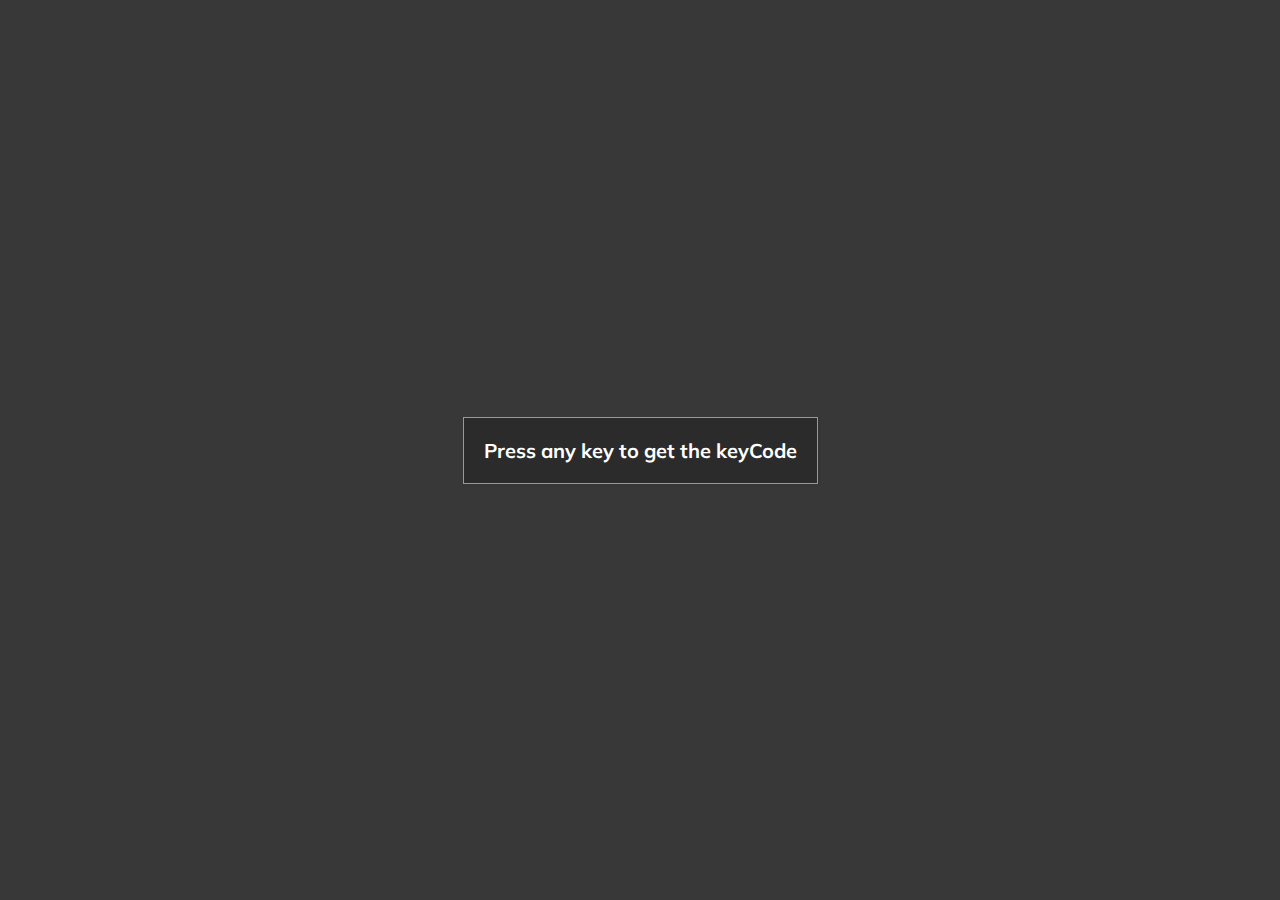
<file: day10/index.html>
<!DOCTYPE html>
<html lang="en">
  <head>
    <meta charset="UTF-8" />
    <meta name="viewport" content="width=device-width, initial-scale=1.0" />
    <link rel="stylesheet" href="style.css" />
    <title>Event KeyCodes</title>
  </head>
  <body>
    <div id="insert">
      <div class="key">Press any key to get the keyCode</div>
    </div>
    <script src="script.js"></script>
  </body>
</html>
</file>
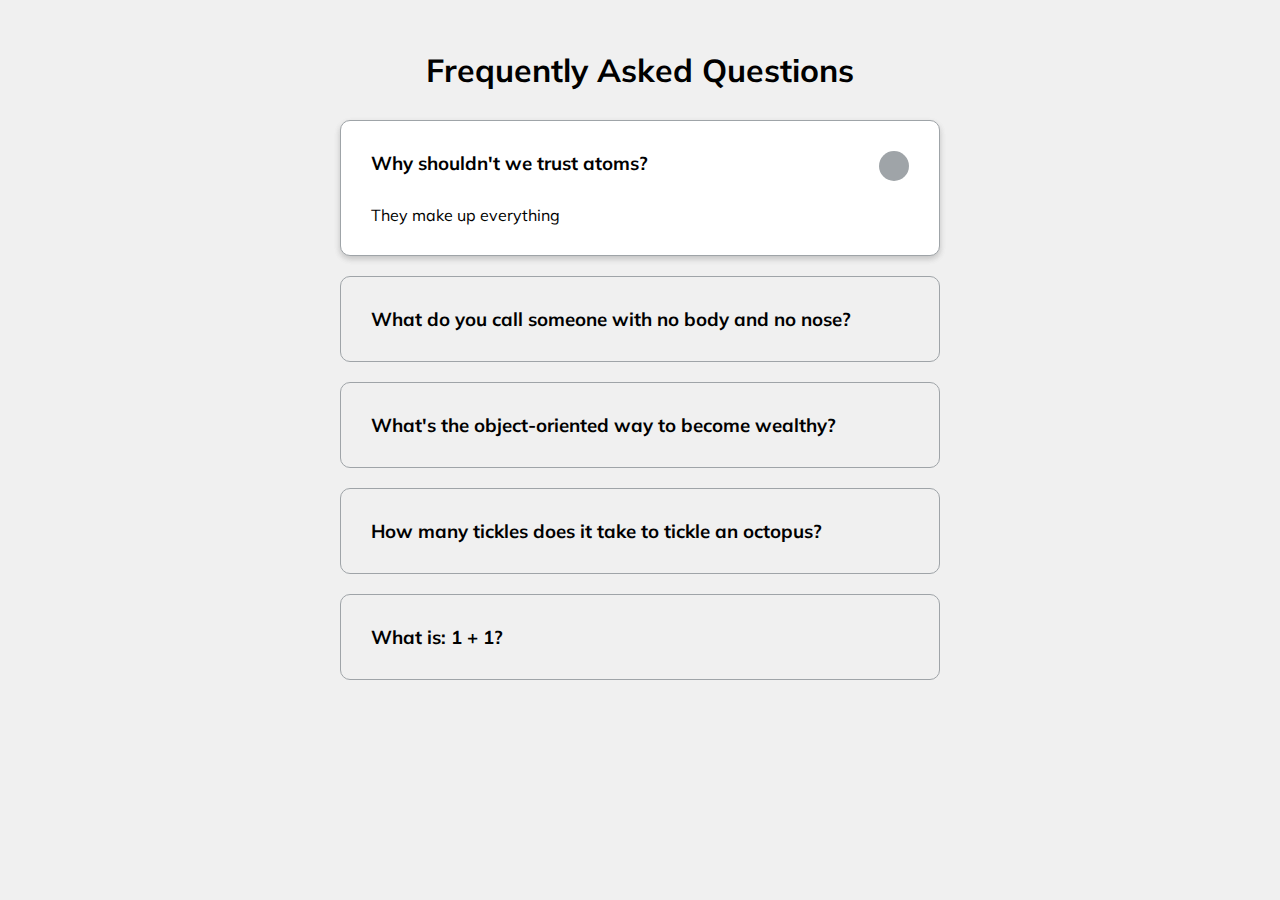
<file: day11/index.html>
<!DOCTYPE html>
<html lang="en">
  <head>
    <meta charset="UTF-8" />
    <meta name="viewport" content="width=device-width, initial-scale=1.0" />
    <link
      rel="stylesheet"
      href="https://cdnjs.cloudflare.com/ajax/libs/font-awesome/5.14.0/css/all.min.css"
      integrity="sha512-1PKOgIY59xJ8Co8+NE6FZ+LOAZKjy+KY8iq0G4B3CyeY6wYHN3yt9PW0XpSriVlkMXe40PTKnXrLnZ9+fkDaog=="
      crossorigin="anonymous"
    />
    <link rel="stylesheet" href="style.css" />
    <title>FAQ</title>
  </head>
  <body>
    <h1>Frequently Asked Questions</h1>
    <div class="faq-container">
      <div class="faq active">
        <h3 class="faq-title">Why shouldn't we trust atoms?</h3>

        <p class="faq-text">They make up everything</p>

        <button class="faq-toggle">
          <i class="fas fa-chevron-down"></i>
          <i class="fas fa-times"></i>
        </button>
      </div>

      <div class="faq">
        <h3 class="faq-title">
          What do you call someone with no body and no nose?
        </h3>
        <p class="faq-text">Nobody knows.</p>
        <button class="faq-toggle">
          <i class="fas fa-chevron-down"></i>
          <i class="fas fa-times"></i>
        </button>
      </div>

      <div class="faq">
        <h3 class="faq-title">
          What's the object-oriented way to become wealthy?
        </h3>
        <p class="faq-text">Inheritance.</p>
        <button class="faq-toggle">
          <i class="fas fa-chevron-down"></i>
          <i class="fas fa-times"></i>
        </button>
      </div>

      <div class="faq">
        <h3 class="faq-title">
          How many tickles does it take to tickle an octopus?
        </h3>
        <p class="faq-text">Ten-tickles!</p>
        <button class="faq-toggle">
          <i class="fas fa-chevron-down"></i>
          <i class="fas fa-times"></i>
        </button>
      </div>

      <div class="faq">
        <h3 class="faq-title">What is: 1 + 1?</h3>
        <p class="faq-text">Depends on who are you asking.</p>
        <button class="faq-toggle">
          <i class="fas fa-chevron-down"></i>
          <i class="fas fa-times"></i>
        </button>
      </div>
    </div>
    <script src="script.js"></script>
  </body>
</html>
</file>
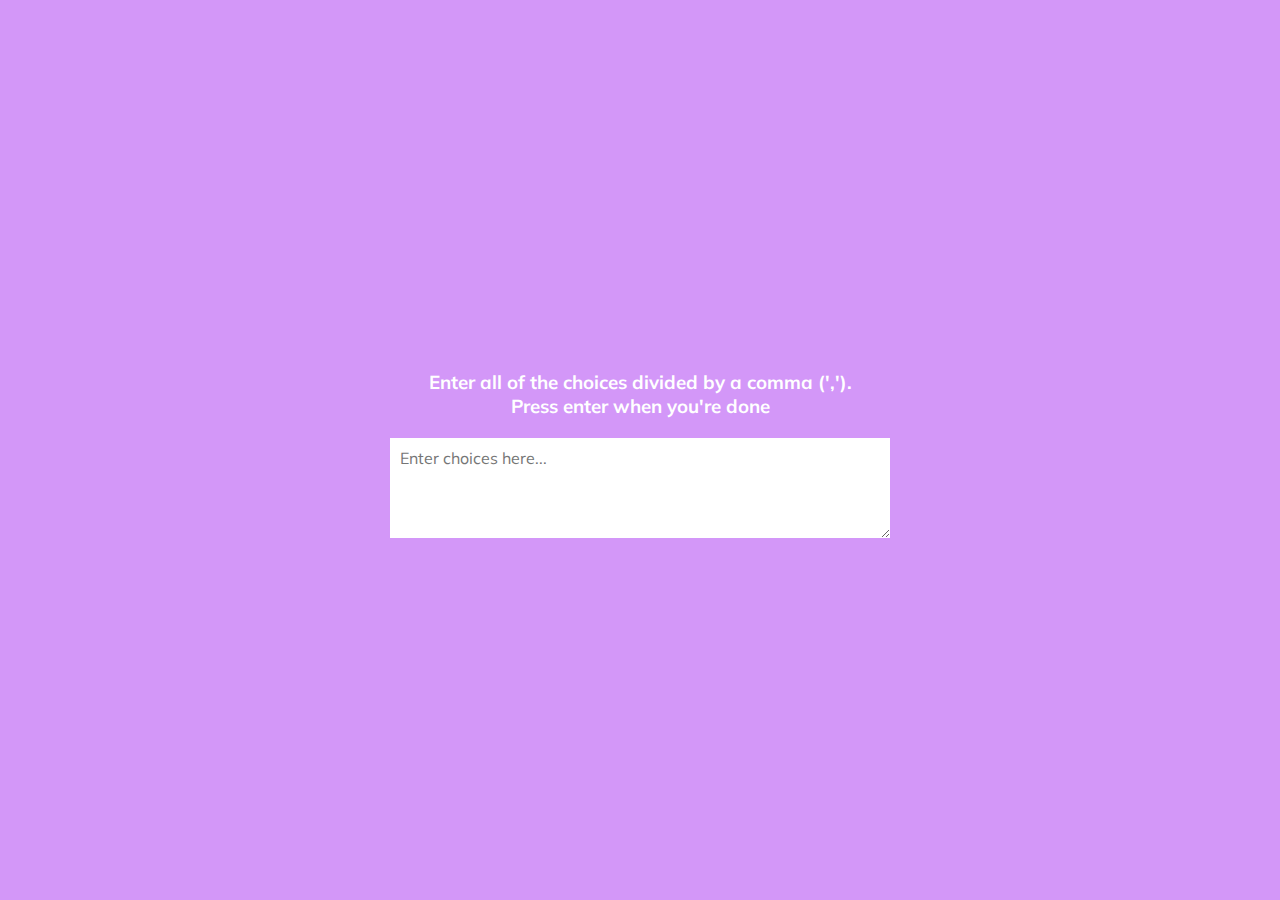
<file: day12/index.html>
<!DOCTYPE html>
<html lang="en">
  <head>
    <meta charset="UTF-8" />
    <meta name="viewport" content="width=device-width, initial-scale=1.0" />
    <link rel="stylesheet" href="style.css" />
    <title>Random Choice Picker</title>
  </head>
  <body>
    <div class="container">
      <h3>
        Enter all of the choices divided by a comma (','). <br />
        Press enter when you're done
      </h3>
      <textarea placeholder="Enter choices here..." id="textarea"></textarea>

      <div id="tags"></div>
    </div>

    <script src="script.js"></script>
  </body>
</html>
</file>
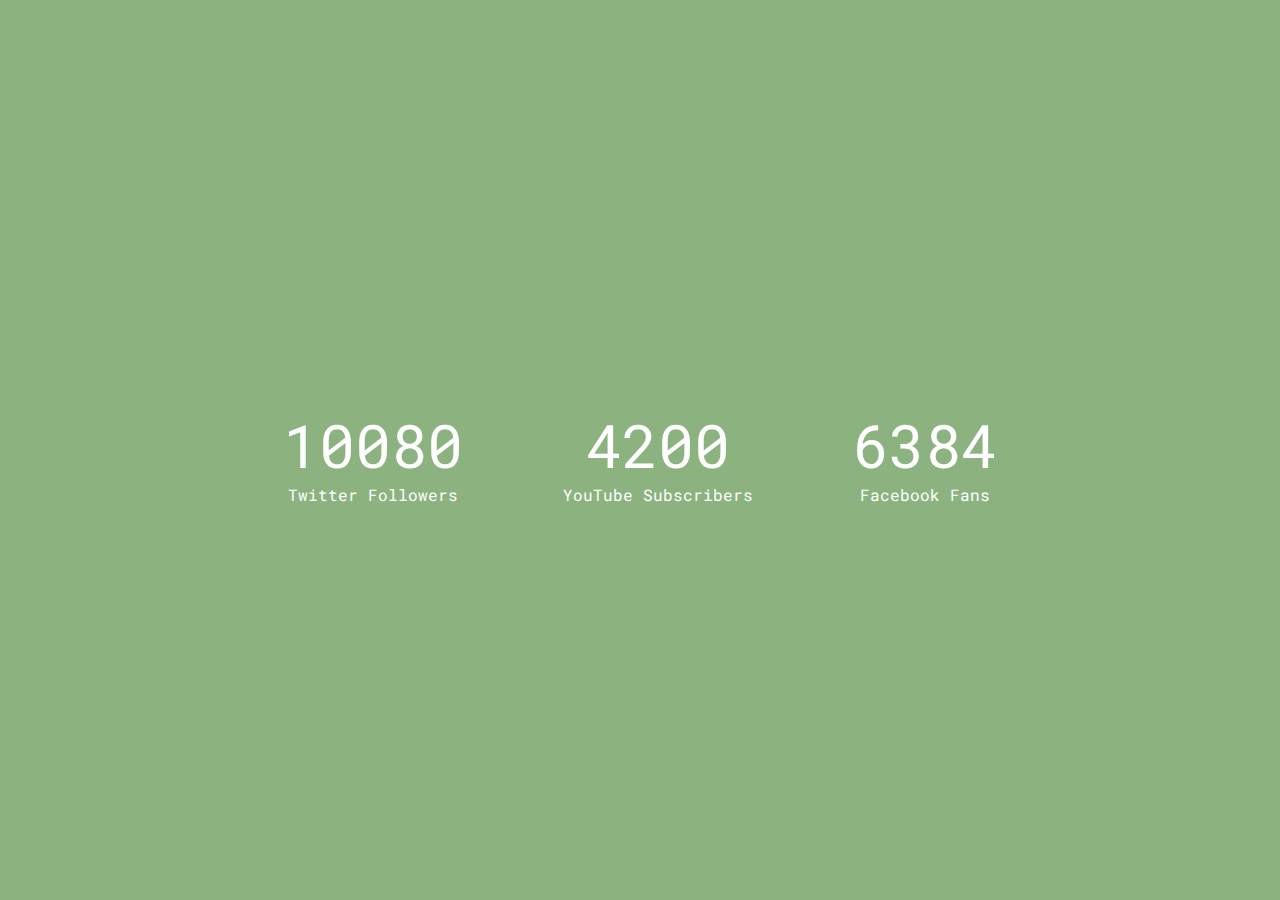
<file: day14/index.html>
<!DOCTYPE html>
<html lang="en">
  <head>
    <meta charset="UTF-8" />
    <meta name="viewport" content="width=device-width, initial-scale=1.0" />
    <link
      rel="stylesheet"
      href="https://cdnjs.cloudflare.com/ajax/libs/font-awesome/5.14.0/css/all.min.css"
      integrity="sha512-1PKOgIY59xJ8Co8+NE6FZ+LOAZKjy+KY8iq0G4B3CyeY6wYHN3yt9PW0XpSriVlkMXe40PTKnXrLnZ9+fkDaog=="
      crossorigin="anonymous"
    />
    <link rel="stylesheet" href="style.css" />
    <title>Increment Counter</title>
  </head>
  <body>
    <div class="counter-container">
      <i class="fab fa-twitter fa-3x"></i>
      <div class="counter" data-target="12000"></div>
      <span>Twitter Followers</span>
    </div>

    <div class="counter-container">
      <i class="fab fa-youtube fa-3x"></i>
      <div class="counter" data-target="5000"></div>
      <span>YouTube Subscribers</span>
    </div>

    <div class="counter-container">
      <i class="fab fa-facebook fa-3x"></i>
      <div class="counter" data-target="7500"></div>
      <span>Facebook Fans</span>
    </div>
    <script src="script.js"></script>
  </body>
</html>
</file>
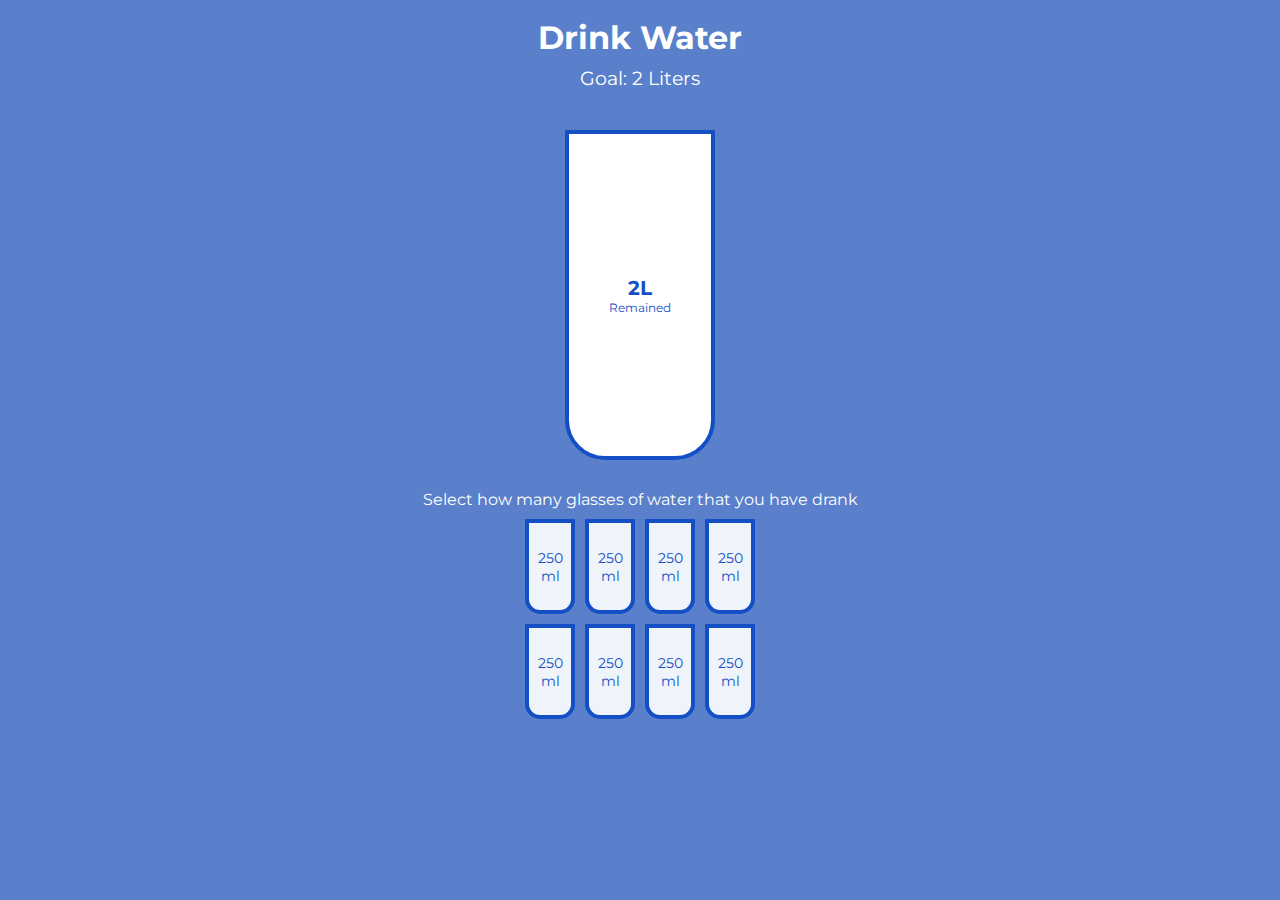
<file: day15/index.html>
<!DOCTYPE html>
<html lang="en">
  <head>
    <meta charset="UTF-8" />
    <meta name="viewport" content="width=device-width, initial-scale=1.0" />
    <link rel="stylesheet" href="style.css" />
    <title>Drink Water</title>
  </head>
  <body>
    <h1>Drink Water</h1>
    <h3>Goal: 2 Liters</h3>

    <div class="cup">
      <div class="remained" id="remained">
        <span id="liters"></span>
        <small>Remained</small>
      </div>

      <div class="percentage" id="percentage"></div>
    </div>

    <p class="text">Select how many glasses of water that you have drank</p>

    <div class="cups">
      <div class="cup cup-small">250 ml</div>
      <div class="cup cup-small">250 ml</div>
      <div class="cup cup-small">250 ml</div>
      <div class="cup cup-small">250 ml</div>
      <div class="cup cup-small">250 ml</div>
      <div class="cup cup-small">250 ml</div>
      <div class="cup cup-small">250 ml</div>
      <div class="cup cup-small">250 ml</div>
    </div>

    <script src="script.js"></script>
  </body>
</html>
</file>
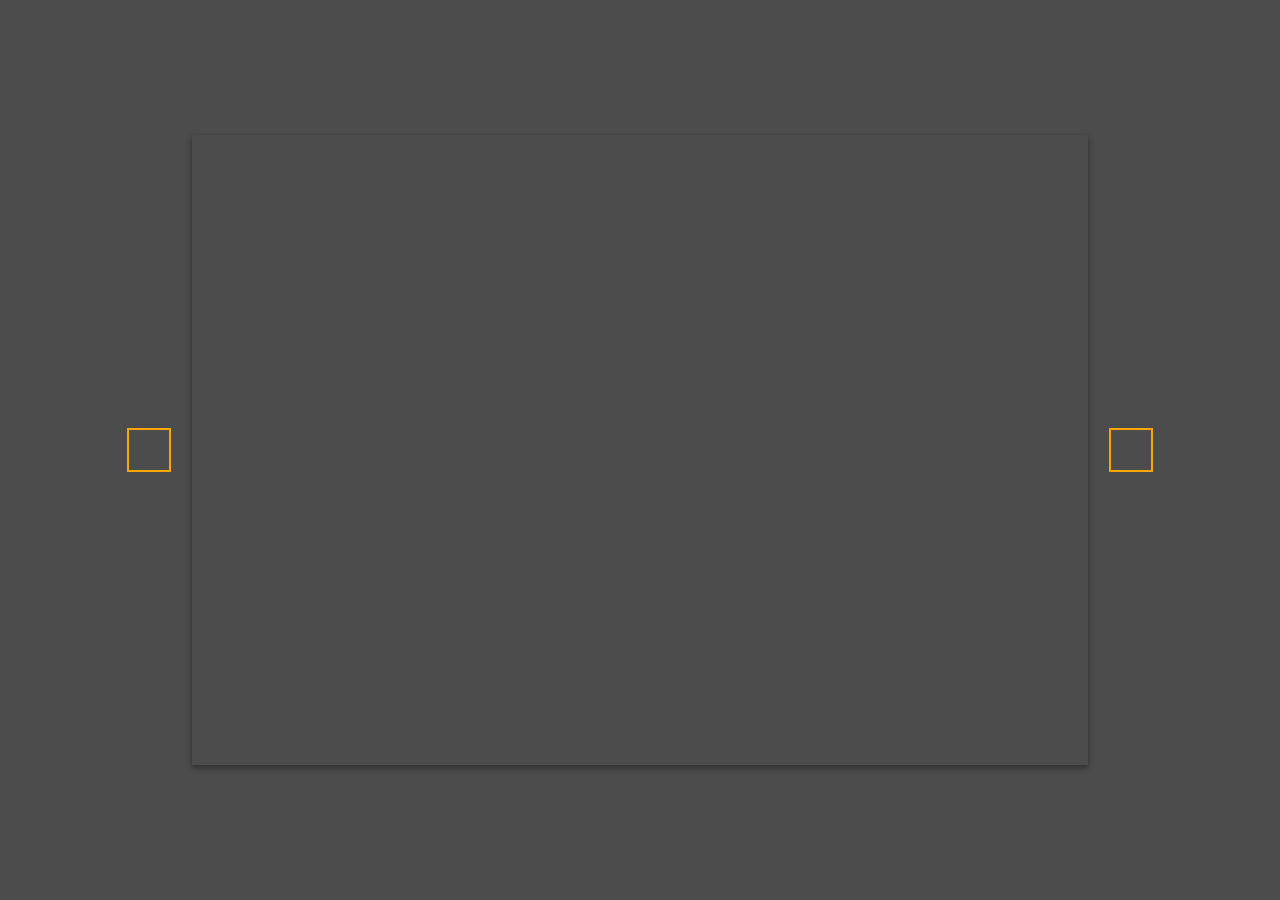
<file: day17/index.html>
<!DOCTYPE html>
<html lang="en">
  <head>
    <meta charset="UTF-8" />
    <meta name="viewport" content="width=device-width, initial-scale=1.0" />
    <link
      rel="stylesheet"
      href="https://cdnjs.cloudflare.com/ajax/libs/font-awesome/5.14.0/css/all.min.css"
      integrity="sha512-1PKOgIY59xJ8Co8+NE6FZ+LOAZKjy+KY8iq0G4B3CyeY6wYHN3yt9PW0XpSriVlkMXe40PTKnXrLnZ9+fkDaog=="
      crossorigin="anonymous"
    />
    <link rel="stylesheet" href="style.css" />
    <title>Background Slider</title>
  </head>
  <body>
    <div class="slider-container">
      <div
        class="slide active"
        style="
          background-image: url('https://images.unsplash.com/photo-1549880338-65ddcdfd017b?ixlib=rb-1.2.1&ixid=eyJhcHBfaWQiOjEyMDd9&auto=format&fit=crop&w=2100&q=80');
        "
      ></div>
      <div
        class="slide"
        style="
          background-image: url('https://images.unsplash.com/photo-1511593358241-7eea1f3c84e5?ixlib=rb-1.2.1&ixid=eyJhcHBfaWQiOjEyMDd9&auto=format&fit=crop&w=1934&q=80');
        "
      ></div>

      <div
        class="slide"
        style="
          background-image: url('https://images.unsplash.com/photo-1495467033336-2effd8753d51?ixlib=rb-1.2.1&ixid=eyJhcHBfaWQiOjEyMDd9&auto=format&fit=crop&w=2100&q=80');
        "
      ></div>

      <div
        class="slide"
        style="
          background-image: url('https://images.unsplash.com/photo-1522735338363-cc7313be0ae0?ixlib=rb-1.2.1&ixid=eyJhcHBfaWQiOjEyMDd9&auto=format&fit=crop&w=2689&q=80');
        "
      ></div>

      <div
        class="slide"
        style="
          background-image: url('https://images.unsplash.com/photo-1559087867-ce4c91325525?ixlib=rb-1.2.1&ixid=eyJhcHBfaWQiOjEyMDd9&auto=format&fit=crop&w=2100&q=80');
        "
      ></div>

      <button class="arrow left-arrow" id="left">
        <i class="fas fa-arrow-left"></i>
      </button>

      <button class="arrow right-arrow" id="right">
        <i class="fas fa-arrow-right"></i>
      </button>
    </div>
    <script src="script.js"></script>
  </body>
</html>
</file>
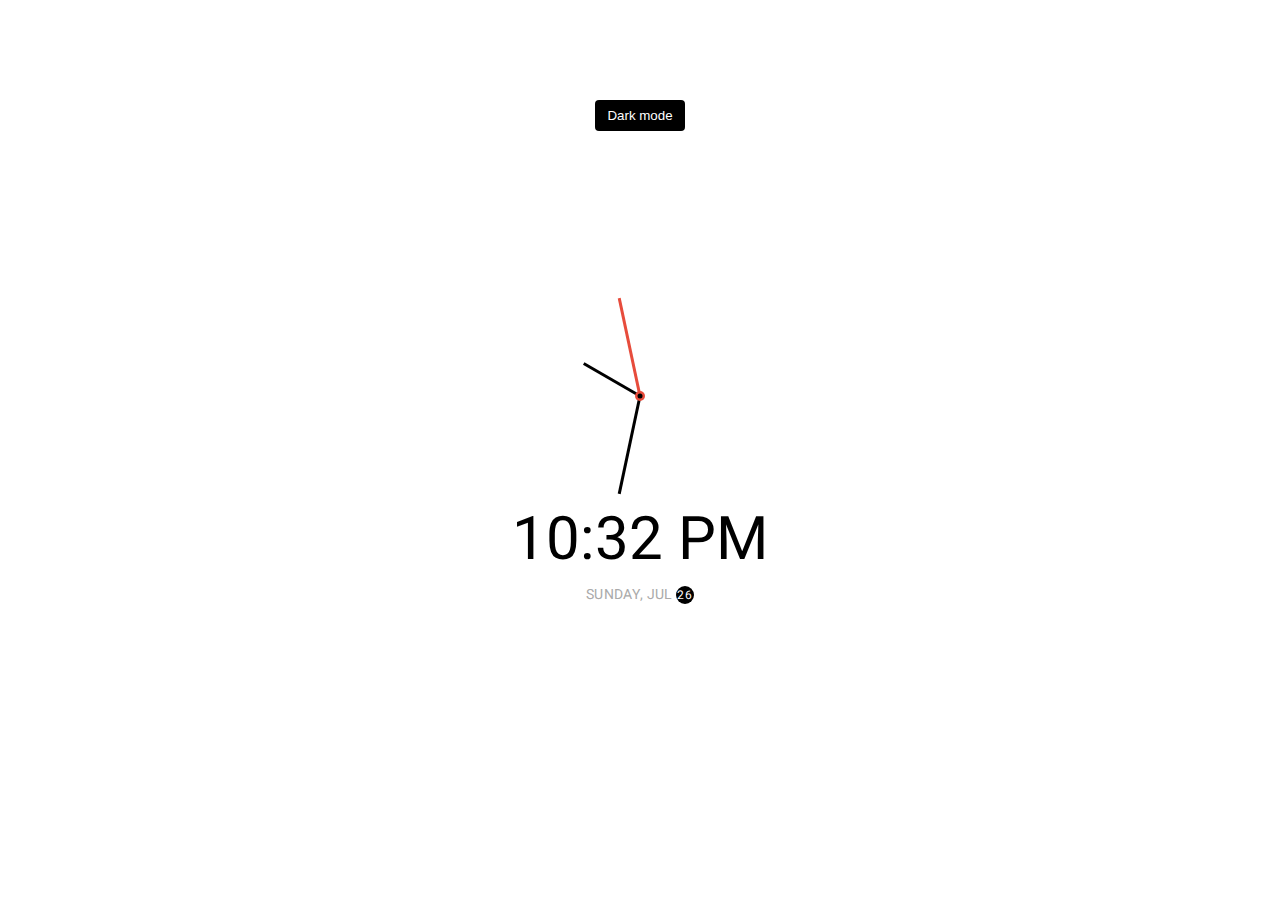
<file: day18/index.html>
<!DOCTYPE html>
<html lang="en">
  <head>
    <meta charset="UTF-8" />
    <meta name="viewport" content="width=device-width, initial-scale=1.0" />
    <link rel="stylesheet" href="style.css" />
    <title>Theme Clock</title>
  </head>
  <body>
    <!-- Inspired by this dribbble shot https://dribbble.com/shots/5958443-Alarm-clock -->

    <button class="toggle">Dark mode</button>

    <div class="clock-container">
      <div class="clock">
        <div class="needle hour"></div>
        <div class="needle minute"></div>
        <div class="needle second"></div>
        <div class="center-point"></div>
      </div>

      <div class="time"></div>
      <div class="date"></div>
    </div>

    <script src="script.js"></script>
  </body>
</html>
</file>
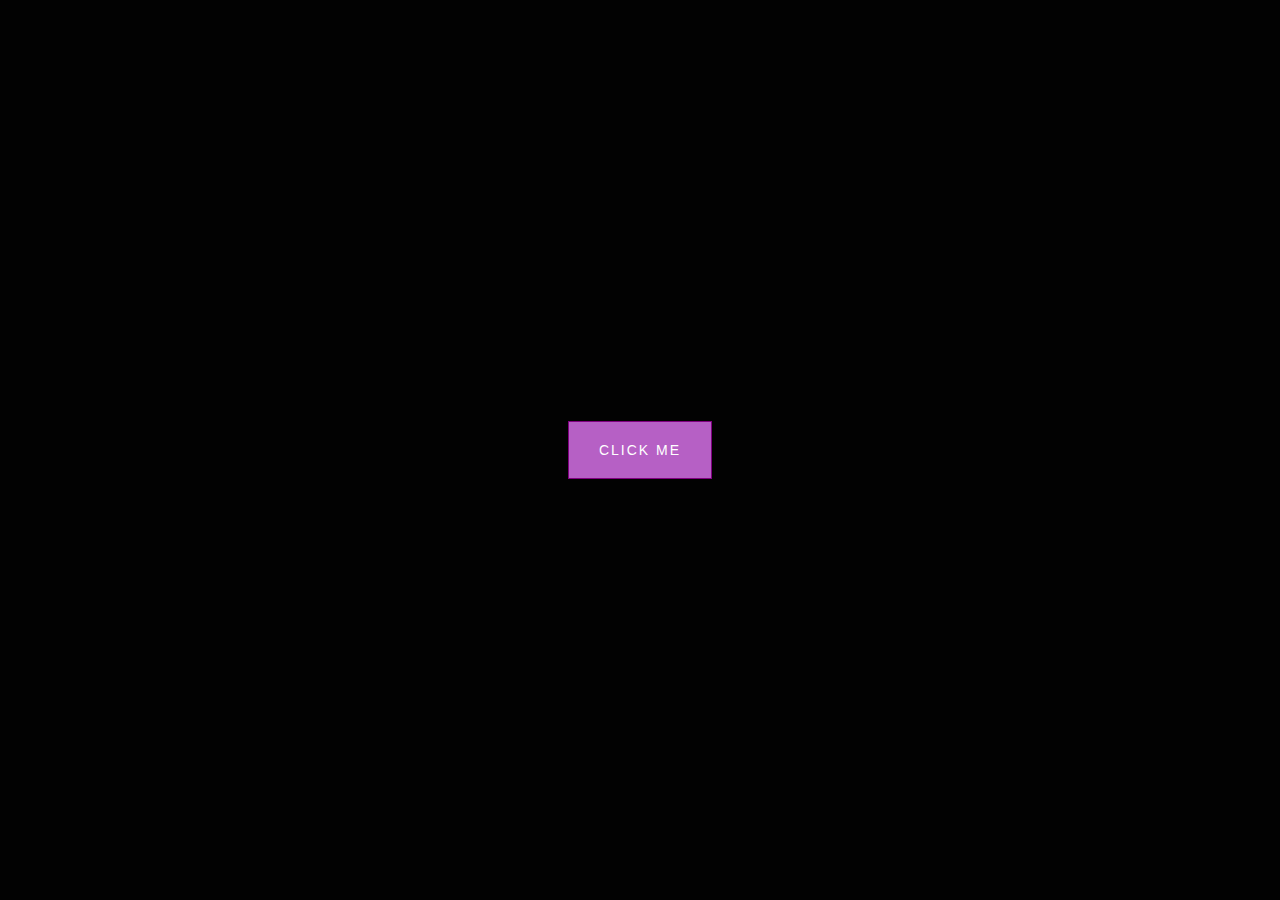
<file: day19/index.html>
<!DOCTYPE html>
<html lang="en">
  <head>
    <meta charset="UTF-8" />
    <meta name="viewport" content="width=device-width, initial-scale=1.0" />
    <link rel="stylesheet" href="style.css" />
    <title>Button Ripple Effect</title>
  </head>
  <body>
    <button class="ripple">Click Me</button>
    <script src="script.js"></script>
  </body>
</html>
</file>
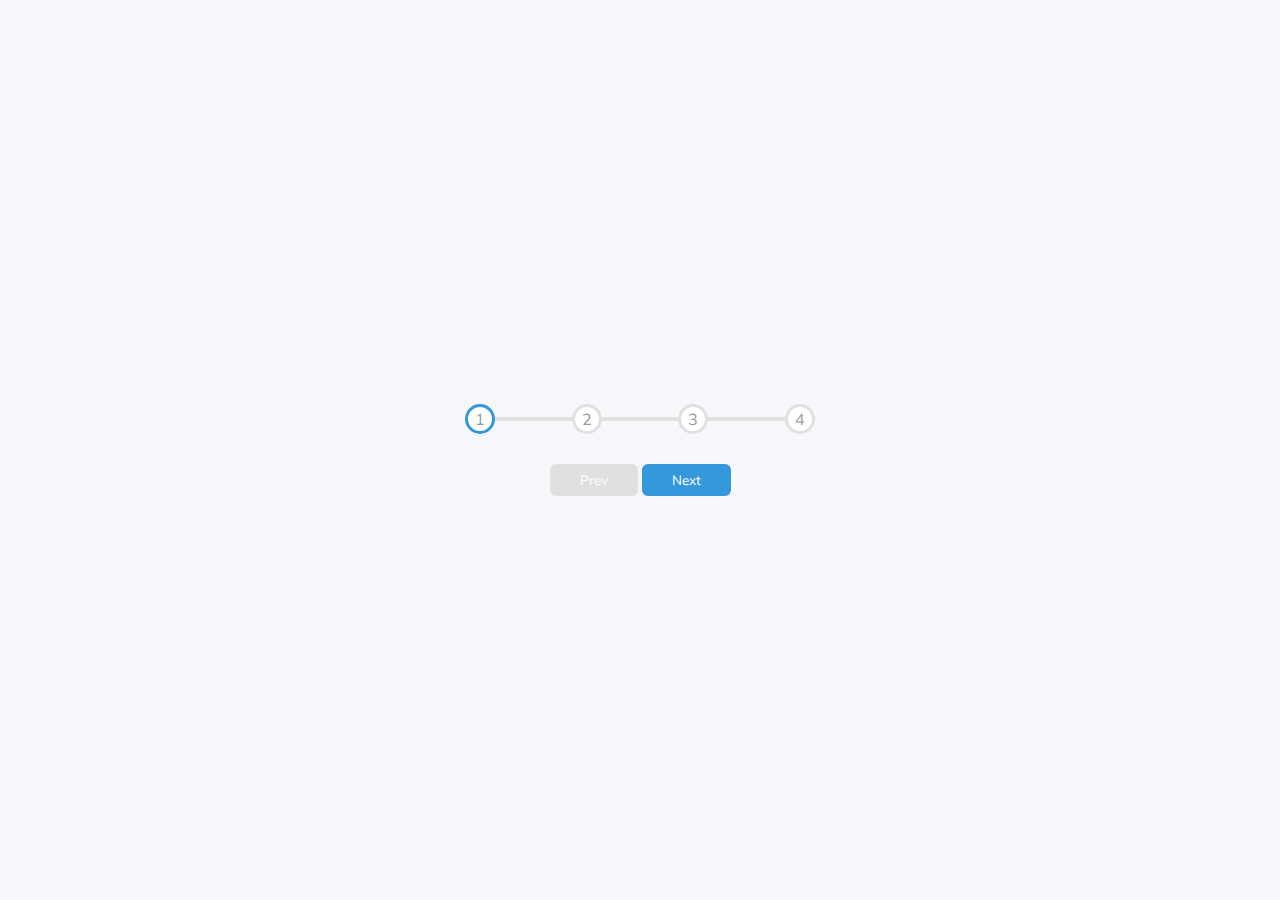
<file: day2/index.html>
<!DOCTYPE html>
<html lang="en">
  <head>
    <meta charset="UTF-8" />

    <meta name="viewport" content="width=device-width, initial-scale-1.0" />
    <link
      rel="stylesheet"
      href="https://cdnjs.cloudflare.com/ajax/libs/font-awesome/6.5.1/css/all.min.css"
      integrity="sha512-DTOQO9RWCH3ppGqcWaEA1BIZOC6xxalwEsw9c2QQeAIftl+Vegovlnee1c9QX4TctnWMn13TZye+giMm8e2LwA=="
      crossorigin="anonymous"
      referrerpolicy="no-referrer"
    />
    <link rel="stylesheet" href="style.css" />
    <title>Progress Steps</title>
  </head>
  <body>
    <div class="container">
      <div class="progress-container">
        <div class="progress" id="progress"></div>
        <div class="circle active">1</div>
        <div class="circle">2</div>
        <div class="circle">3</div>
        <div class="circle">4</div>
      </div>
      <button class="btn" id="prev" disabled>Prev</button>
      <button class="btn" id="next">Next</button>
    </div>

    <script src="script.js"></script>
  </body>
</html>
</file>
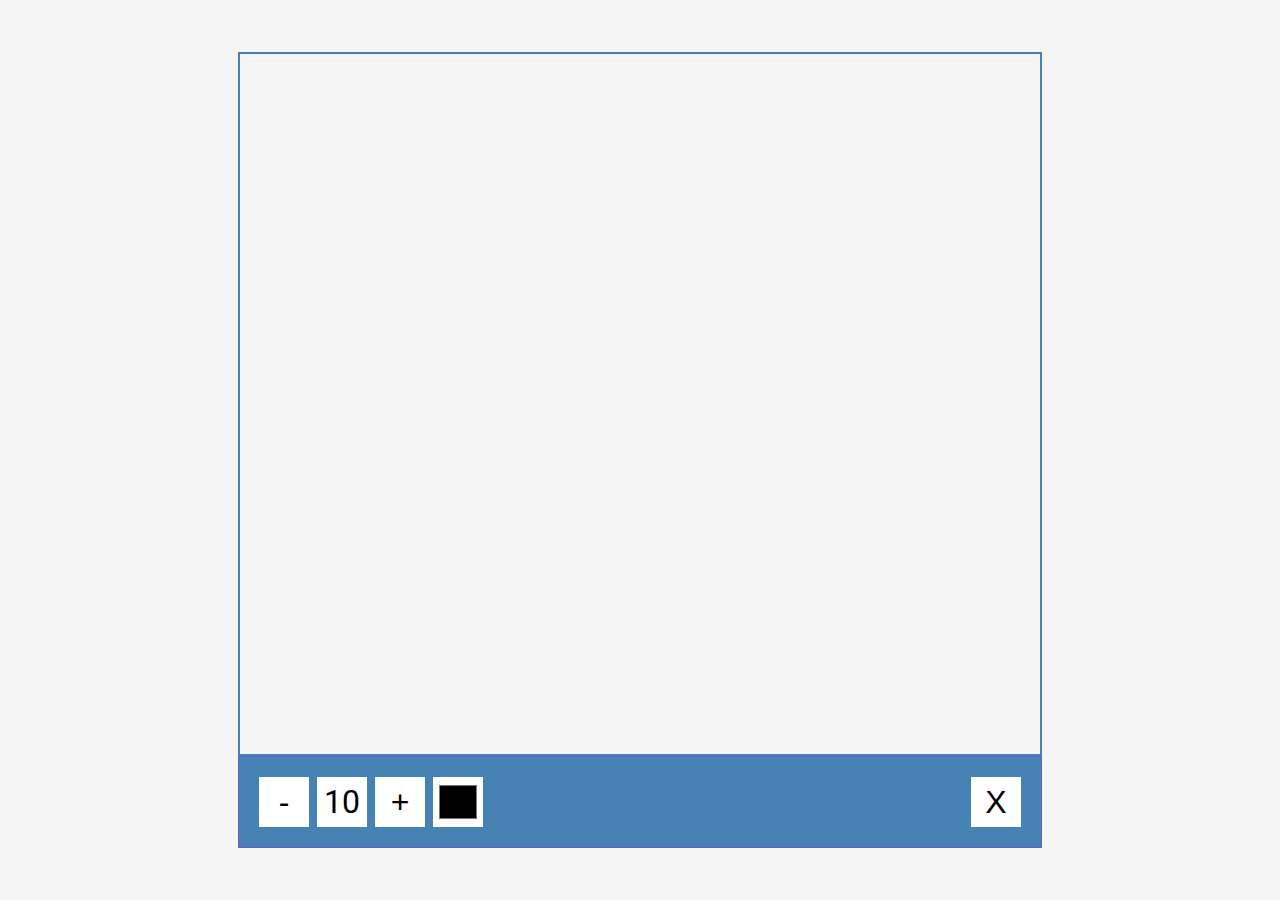
<file: day21/index.html>
<!DOCTYPE html>
<html lang="en">
  <head>
    <meta charset="UTF-8" />
    <meta name="viewport" content="width=device-width, initial-scale=1.0" />
    <link rel="stylesheet" href="style.css" />
    <title>Drawing App</title>
  </head>
  <body>
    <canvas id="canvas" width="800" height="700"></canvas>
    <div class="toolbox">
      <button id="decrease">-</button>
      <span id="size">10</span>
      <button id="increase">+</button>
      <input type="color" id="color" />
      <button id="clear">X</button>
    </div>

    <script src="script.js"></script>
  </body>
</html>
</file>
<file: day10/style.css>
@import url("https://fonts.googleapis.com/css?family=Muli&display=swap");

* {
  box-sizing: border-box;
}

body {
  background-color: #383838;
  font-family: "Muli", sans-serif;
  display: flex;
  align-items: center;
  justify-content: center;
  text-align: center;
  height: 100vh;
  overflow: hidden;
  margin: 0;
}

.key {
  border: 1px solid #999999;
  background-color: #2b2b2b;
  box-shadow: 1px 1px 3px rgba(0, 0, 0, 0.1);
  display: inline-flex;
  align-items: center;
  font-size: 20px;
  font-weight: bold;
  padding: 20px;
  flex-direction: column;
  margin: 10px;
  min-width: 150px;
  color: white;
  position: relative;
}

.key small {
  position: absolute;
  top: -24px;
  left: 0;
  text-align: center;
  width: 100%;
  color: #c4c4c4;
  font-size: 14px;
}
</file>
<file: day11/style.css>
@import url("https://fonts.googleapis.com/css?family=Muli&display=swap");

* {
  box-sizing: border-box;
}

body {
  font-family: "Muli", sans-serif;
  background-color: #f0f0f0;
}

h1 {
  margin: 50px 0 30px;
  text-align: center;
}

.faq-container {
  max-width: 600px;
  margin: 0 auto;
}

.faq {
  background-color: transparent;
  border: 1px solid #9fa4a8;
  border-radius: 10px;
  margin: 20px 0;
  padding: 30px;
  position: relative;
  overflow: hidden;
  transition: 0.3s ease;
}

.faq.active {
  background-color: #fff;
  box-shadow: 0 3px 6px rgba(0, 0, 0, 0.1), 0 3px 6px rgba(0, 0, 0, 0.1);
}

.faq.active::before,
.faq.active::after {
  content: "\f075";
  font-family: "Font Awesome 5 Free";
  color: #2ecc71;
  font-size: 7rem;
  position: absolute;
  opacity: 0.2;
  top: 20px;
  left: 20px;
  z-index: 0;
}

.faq.active::before {
  color: #3498db;
  top: -10px;
  left: -30px;
  transform: rotateY(180deg);
}

.faq-title {
  margin: 0 35px 0 0;
}

.faq-text {
  display: none;
  margin: 30px 0 0;
}

.faq.active .faq-text {
  display: block;
}

.faq-toggle {
  background-color: transparent;
  border: 0;
  border-radius: 50%;
  cursor: pointer;
  display: flex;
  align-items: center;
  justify-content: center;
  font-size: 16px;
  padding: 0;
  position: absolute;
  top: 30px;
  right: 30px;
  height: 30px;
  width: 30px;
}

.faq-toggle:focus {
  outline: 0;
}

.faq-toggle .fa-times {
  display: none;
}

.faq.active .faq-toggle .fa-times {
  color: #fff;
  display: block;
}

.faq.active .faq-toggle .fa-chevron-down {
  display: none;
}

.faq.active .faq-toggle {
  background-color: #9fa4a8;
}
</file>
<file: day12/style.css>
@import url("https://fonts.googleapis.com/css?family=Muli&display=swap");

* {
  box-sizing: border-box;
}

body {
  background-color: #d397f8;
  font-family: "Muli", sans-serif;
  display: flex;
  flex-direction: column;
  align-items: center;
  justify-content: center;
  height: 100vh;
  overflow: hidden;
  margin: 0;
}

h3 {
  color: #fff;
  margin: 10px 0 20px;
  text-align: center;
}

.container {
  width: 500px;
}

textarea {
  border: none;
  display: block;
  width: 100%;
  height: 100px;
  font-family: inherit;
  padding: 10px;
  margin: 0 0 2px;
  font-size: 16px;
}

textarea:focus {
  outline: none;
}

.tag {
  background-color: lightblue;
  color: #fff;
  border-radius: 50px;
  padding: 10px 20px;
  margin: 0 5px 10px 0;
  font-size: 14px;
  display: inline-block;
}

.tag.highlight {
  background-color: #273c75;
}
</file>
<file: day14/style.css>
@import url("https://fonts.googleapis.com/css?family=Roboto+Mono&display=swap");

* {
  box-sizing: border-box;
}

body {
  background-color: #8cb37f;
  color: #fff;
  font-family: "Roboto Mono", sans-serif;
  display: flex;
  align-items: center;
  justify-content: center;
  height: 100vh;
  overflow: hidden;
  margin: 0;
}

.counter-container {
  display: flex;
  flex-direction: column;
  justify-content: center;
  text-align: center;
  margin: 30px 50px;
}

.counter {
  font-size: 60px;
  margin-top: 10px;
}

@media (max-width: 580px) {
  body {
    flex-direction: column;
  }
}
</file>
<file: day15/style.css>
@import url("https://fonts.googleapis.com/css?family=Montserrat:400,600&display=swap");

:root {
  --border-color: #144fc6;
  --fill-color: #90cae4;
}

* {
  box-sizing: border-box;
}

body {
  background-color: #5a80cc;
  color: #fff;
  font-family: "Montserrat", sans-serif;
  display: flex;
  flex-direction: column;
  align-items: center;
  margin-bottom: 40px;
}

h1 {
  margin: 10px 0 0;
}

h3 {
  font-weight: 400;
  margin: 10px 0;
}

.cup {
  background-color: #fff;
  border: 4px solid var(--border-color);
  color: var(--border-color);
  border-radius: 0 0 40px 40px;
  height: 330px;
  width: 150px;
  margin: 30px 0;
  display: flex;
  flex-direction: column;
  overflow: hidden;
}

.cup.cup-small {
  height: 95px;
  width: 50px;
  border-radius: 0 0 15px 15px;
  background-color: rgba(255, 255, 255, 0.9);
  cursor: pointer;
  font-size: 14px;
  align-items: center;
  text-align: center;
  justify-content: center;
  margin: 5px;
  transition: 0.3s ease;
}

.cup.cup-small.full {
  background-color: var(--fill-color);
  color: #fff;
}

.cups {
  display: flex;
  flex-wrap: wrap;
  align-items: center;
  justify-content: center;
  width: 280px;
}

.remained {
  display: flex;
  flex-direction: column;
  align-items: center;
  justify-content: center;
  text-align: center;
  flex: 1;
  transition: 0.3s ease;
}

.remained span {
  font-size: 20px;
  font-weight: bold;
}

.remained span {
  font-size: 20px;
  font-weight: bold;
}

.remained small {
  font-size: 12px;
}

.percentage {
  background-color: var(--fill-color);
  display: flex;
  align-items: center;
  justify-content: center;
  font-weight: bold;
  font-size: 30px;
  height: 0;
  transition: 0.3s ease;
}

.text {
  text-align: center;
  margin: 0 0 5px;
}
</file>
<file: day17/style.css>
@import url("https://fonts.googleapis.com/css2?family=Roboto:wght@400;700&display=swap");

* {
  box-sizing: border-box;
}

body {
  font-family: "Roboto", sans-serif;
  display: flex;
  flex-direction: column;
  align-items: center;
  justify-content: center;
  height: 100vh;
  overflow: hidden;
  margin: 0;
  background-position: center center;
  background-size: cover;
  transition: 0.4s;
}

body::before {
  content: "";
  position: absolute;
  top: 0;
  left: 0;
  width: 100%;
  height: 100vh;
  background-color: rgba(0, 0, 0, 0.7);
  z-index: -1;
}

.slider-container {
  box-shadow: 0 3px 6px rgba(0, 0, 0, 0.16), 0 3px 6px rgba(0, 0, 0, 0.23);
  height: 70vh;
  width: 70vw;
  position: relative;
  overflow: hidden;
}

.slide {
  opacity: 0;
  height: 100vh;
  width: 100vw;
  background-position: center center;
  background-size: cover;
  position: absolute;
  top: -15vh;
  left: -15vw;
  transition: 0.4s ease;
  z-index: 1;
}

.slide.active {
  opacity: 1;
}

.arrow {
  position: fixed;
  background-color: transparent;
  color: #fff;
  padding: 20px;
  font-size: 30px;
  border: 2px solid orange;
  top: 50%;
  transform: translateY(-50%);
  cursor: pointer;
}

.arrow:focus {
  outline: 0;
}

.left-arrow {
  left: calc(15vw - 65px);
}

.right-arrow {
  right: calc(15vw - 65px);
}
</file>
<file: day18/style.css>
@import url("https://fonts.googleapis.com/css?family=Heebo:300&display=swap");

* {
  box-sizing: border-box;
}

:root {
  --primary-color: #000;
  --secondary-color: #fff;
}

html {
  transition: all 0.5s ease-in;
}

html.dark {
  --primary-color: #fff;
  --secondary-color: #333;
}

html.dark {
  background-color: #111;
  color: var(--primary-color);
}

body {
  font-family: "Heebo", sans-serif;
  display: flex;
  align-items: center;
  justify-content: center;
  height: 100vh;
  overflow: hidden;
  margin: 0;
}

.toggle {
  cursor: pointer;
  background-color: var(--primary-color);
  color: var(--secondary-color);
  border: 0;
  border-radius: 4px;
  padding: 8px 12px;
  position: absolute;
  top: 100px;
}

.toggle:focus {
  outline: none;
}

.clock-container {
  display: flex;
  flex-direction: column;
  justify-content: space-between;
  align-items: center;
}

.clock {
  position: relative;
  width: 200px;
  height: 200px;
}

.needle {
  background-color: var(--primary-color);
  position: absolute;
  top: 50%;
  left: 50%;
  height: 65px;
  width: 3px;
  transform-origin: bottom center;
  transition: all 0.5s ease-in;
}

.needle.hour {
  transform: translate(-50%, -100%) rotate(0deg);
}

.needle.minute {
  transform: translate(-50%, -100%) rotate(0deg);
  height: 100px;
}

.needle.second {
  transform: translate(-50%, -100%) rotate(0deg);
  height: 100px;
  background-color: #e74c3c;
}

.center-point {
  background-color: #e74c3c;
  width: 10px;
  height: 10px;
  position: absolute;
  top: 50%;
  left: 50%;
  transform: translate(-50%, -50%);
  border-radius: 50%;
}

.center-point::after {
  content: "";
  background-color: var(--primary-color);
  width: 5px;
  height: 5px;
  position: absolute;
  top: 50%;
  left: 50%;
  transform: translate(-50%, -50%);
  border-radius: 50%;
}

.time {
  font-size: 60px;
}

.date {
  color: #aaa;
  font-size: 14px;
  letter-spacing: 0.3px;
  text-transform: uppercase;
}

.date .circle {
  background-color: var(--primary-color);
  color: var(--secondary-color);
  border-radius: 50%;
  height: 18px;
  width: 18px;
  display: inline-flex;
  align-items: center;
  justify-content: center;
  line-height: 18px;
  transition: all 0.5s ease-in;
  font-size: 12px;
}
</file>
<file: day19/style.css>
@import url("https://fonts.googleapis.com/css2?family=Roboto:wght@400;700&display=swap");

* {
  box-sizing: border-box;
}

body {
  background-color: #000000fd;
  font-family: "Roboto", sans-serif;
  display: flex;
  flex-direction: column;
  align-items: center;
  justify-content: center;
  height: 100vh;
  overflow: hidden;
  margin: 0;
}

button {
  background-color: rgb(182, 96, 197);
  color: #fff;
  border: 1px purple solid;
  font-size: 14px;
  text-transform: uppercase;
  letter-spacing: 2px;
  padding: 20px 30px;
  overflow: hidden;
  margin: 10px 0;
  position: relative;
}

button:focus {
  outline: none;
}

button .circle {
  position: absolute;
  background-color: #fff;
  width: 100px;
  height: 100px;
  border-radius: 50%;
  transform: translate(-50%, -50%) scale(0);
  animation: scale 00.5s ease-out;
}

@keyframes scale {
  to {
    transform: translate(-50%, -50%) scale(3);
    opacity: 0;
  }
}
</file>
<file: day2/style.css>
@import url("https://fonts.googleapis.com/css2?family=Muli&display=swap");

:root {
  --line-border-fill: #3498db;
  --line-border-empty: #e0e0e0;
}

* {
  box-sizing: border-box;
}

body {
  background-color: #f6f7fb;
  font-family: "Muli", sans-serif;
  display: flex;
  flex-direction: column;
  align-items: center;
  justify-content: center;
  height: 100vh;
  overflow: hidden;
  margin: 0%;
}

.container {
  text-align: center;
}

.progress-container {
  display: flex;
  justify-content: space-between;
  position: relative;
  margin-bottom: 30px;
  max-width: 100%;
  width: 350px;
}

.progress-container::before {
  content: "";
  background-color: var(--line-border-empty);
  position: absolute;
  top: 50%;
  left: 0;
  transform: translateY(-50%);
  height: 4px;
  width: 100%;
  z-index: -1;
}

.progress {
  background-color: var(--line-border-fill);
  position: absolute;
  top: 50%;
  left: 0;
  transform: translateY(-50%);
  height: 4px;
  width: 0%;
  z-index: -1;
  transition: 0.4s ease;
}

.circle {
  background-color: #ffff;
  color: #999;
  border-radius: 50%;
  height: 30px;
  width: 30px;
  display: flex;
  align-items: center;
  justify-content: center;
  border: 3px solid var(--line-border-empty);
  transition: 0.4s ease;
}

.circle.active {
  border-color: var(--line-border-fill);
}

.btn {
  background-color: var(--line-border-fill);
  color: #fff;
  border: 0;
  border-radius: 6px;
  cursor: pointer;
  font-family: inherit;
  padding: 8px 30px;
}

.btn:active {
  transform: scale(0.98);
}

.btn:focus {
  outline: 0;
}

.btn:disabled {
  background-color: var(--line-border-empty);
  cursor: not-allowed;
}
</file>
<file: day21/style.css>
@import url("https://fonts.googleapis.com/css2?family=Roboto:wght@400;700&display=swap");

* {
  box-sizing: border-box;
}

body {
  background-color: #f5f5f5;
  font-family: "Roboto", sans-serif;
  display: flex;
  flex-direction: column;
  align-items: center;
  justify-content: center;
  height: 100vh;
  margin: 0;
}

canvas {
  border: 2px solid steelblue;
}

.toolbox {
  background-color: steelblue;
  border: 1px solid slateblue;
  display: flex;
  width: 804px;
  padding: 1rem;
}

.toolbox > * {
  background-color: #fff;
  border: none;
  display: inline-flex;
  align-items: center;
  justify-content: center;
  font-size: 2rem;
  height: 50px;
  width: 50px;
  margin: 0.25rem;
  padding: 0.25rem;
  cursor: pointer;
}

.toolbox > *:last-child {
  margin-left: auto;
}
</file>
